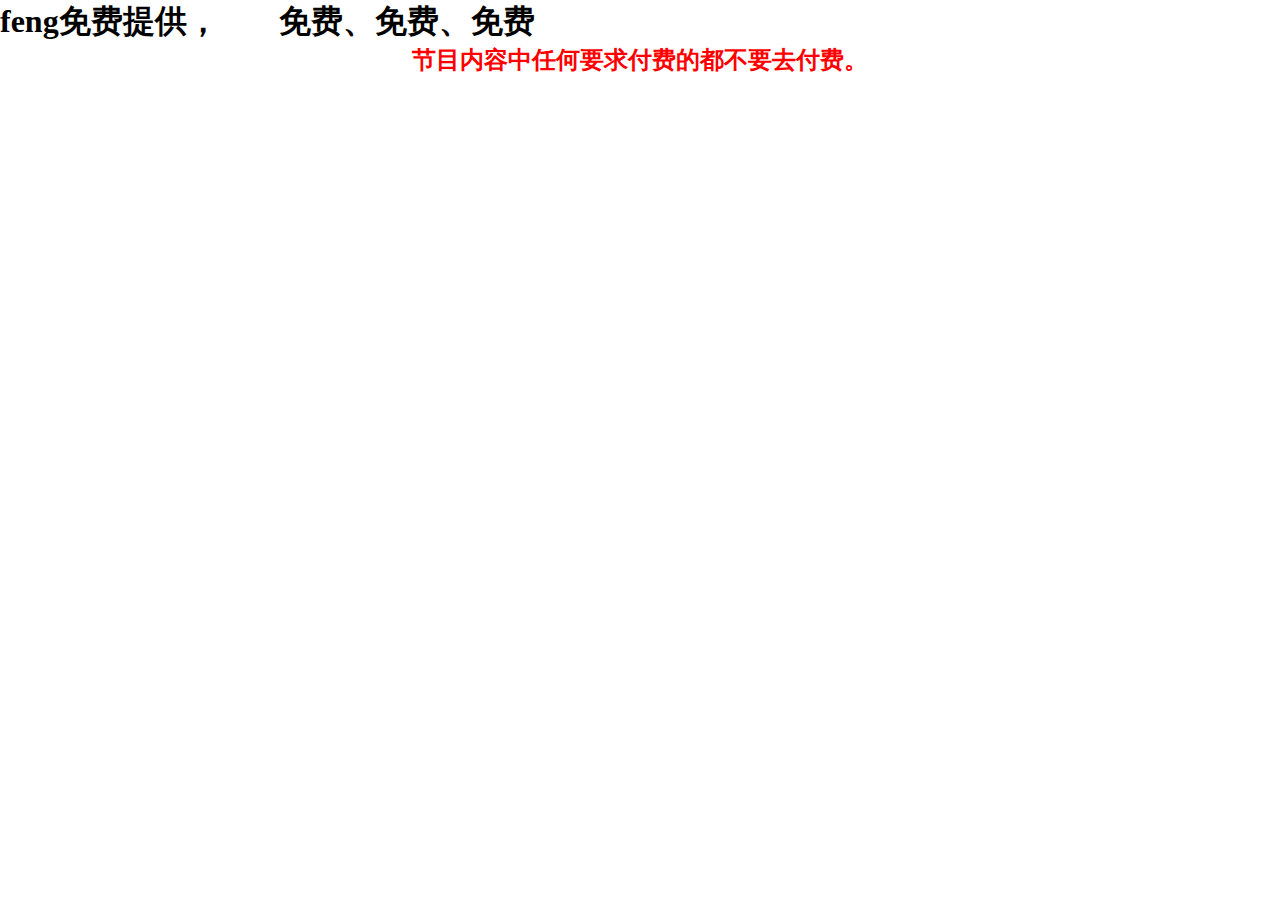
<file: index.htm>
<!DOCTYPE html>
<html lang="zh">

<head>
    <meta charset="UTF-8">
    <meta http-equiv="X-UA-Compatible" content="IE=edge,chrome=1">
    <meta name="renderer" content="webkit">
    <meta name="viewport" content="width=device-width,initial-scale=1.0,user-scalable=no">
      <title>免费服务中心-首页</title>
</head>
<style>
    * {
        box-sizing: border-box;
        margin: 0px;
        padding: 0px;
      }
    img {
  display: block;
  margin-left: auto;
  margin-right: auto;
  width: 40%;
}
    
    h2.red-text{
        color:red;
    }
    #childContainer {
  margin: auto;
  width: 50%;
  height: 50%;
  text-align: center;
  transform: translate(-50%、 -50%);
}
    .highlight{
        padding-left:60px;
    }
    </style>
<body>
</div>
 <h1>feng免费提供，<span class="highlight">免费、免费、免费</span></h1>

    <div id="childContainer">
 <h2 class="red-text">节目内容中任何要求付费的都不要去付费。</h2></div>

</div>
</body>
</file>
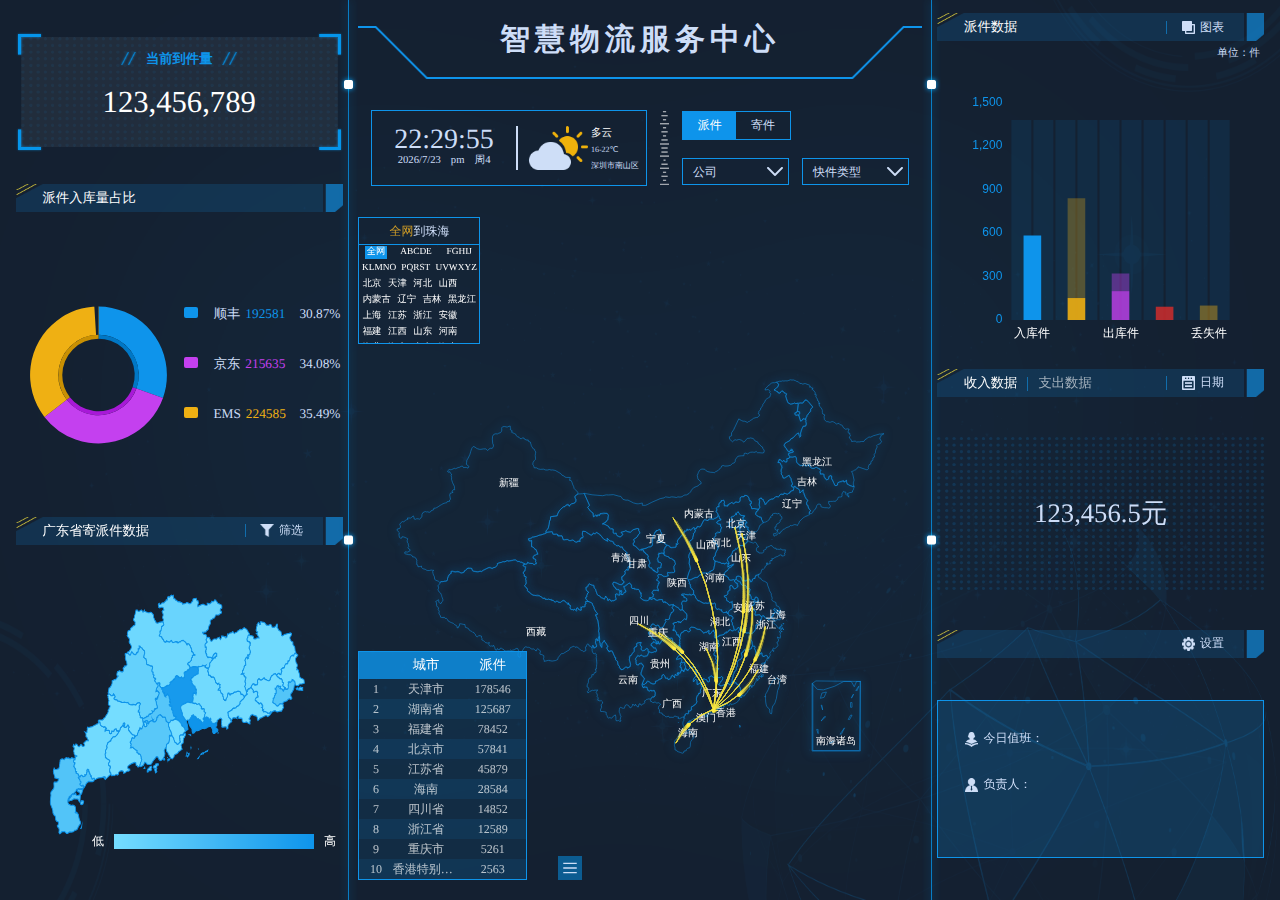
<file: index.html>
<!DOCTYPE html>
<html lang="en">

<head>
    <meta charset="UTF-8">
    <meta http-equiv="X-UA-Compatible" content="IE=edge,chrome=1">
    <meta name="renderer" content="webkit">
    <meta name="viewport" content="width=device-width,initial-scale=1.0,user-scalable=no">

    <script type="text/javascript" src="js/rem.js"></script>
    <link rel="stylesheet" href="css/style.css">
    <title>智慧物流服务中心-首页</title>
</head>

<body style="visibility: hidden;">
    <div class="container-flex" tabindex="0" hidefocus="true">
        <div class="box-left">
            <div class="left-top">
                <div class="current-num">
                    <div>当前到件量</div>
                    <p>123,456,789</p>
                </div>
            </div>
            <div class="left-center">
                <div class="title-box">
                    <h6>派件入库量占比</h6>
                </div>
                <div class="chart-box pie-chart">
                    <div id="pie"></div>
                    <div>
                        <div class="pie-data">

                        </div>
                    </div>
                </div>
            </div>
            <div class="left-bottom" class="select">
                <div class="title-box">
                    <h6>广东省寄派件数据</h6>
                    <img class="line-img" src="images/line-blue.png" alt="">
                    <button id="filBtn"><img src="images/select_icon.png" alt="">筛选</button>
                </div>
                <div class="chart-box">
                    <div class="filter-con" id="filCon" data-type="1">
                        <div class="select" tabindex="0" hidefocus="true">
                            <div class="select-div">
                                派件
                            </div>
                            <ul class="select-ul">
                                <li class="active" data-value="1">派件</li>
                                <li data-value="2">寄件</li>
                            </ul>
                        </div>
                        <div class="select" tabindex="0" hidefocus="true">
                            <div class="select-div">
                                公司
                            </div>
                            <ul class="select-ul company">
                                <li class="active" data-value="">公司</li>
                                <li data-value="1">顺丰</li>
                                <li data-value="2">京东</li>
                                <li data-value="2">EMS</li>
                            </ul>
                        </div>
                        <div class="select" tabindex="0" hidefocus="true">
                            <div class="select-div">
                                快件类型
                            </div>
                            <ul class="select-ul">
                                <li class="active" data-value="">快件类型</li>
                                <li data-value="0">文件</li>
                                <li data-value="1">物品</li>
                            </ul>
                        </div>
                    </div>
                    <div id="gdMap" class="gd-map"></div>
                </div>
            </div>
        </div>
        <div class="box-center">
            <div class="center-top">
                <h1>智慧物流服务中心</h1>
            </div>
            <div class="center-center">
                <div class="weather-box">
                    <div class="data">
                        <p class="time" id="time">00:00:00</p>
                        <p id="date"></p>
                    </div>
                    <div class="weather">
                        <img id="weatherImg" src="images/weather/weather_img01.png" alt="">
                        <div id="weather">
                            <p class="active">多云</p>
                            <p>16-22℃</p>
                            <p>深圳市南山区</p>
                        </div>
                    </div>
                </div>
                <img src="images/line_bg.png" alt="">
                <div class="select-box">
                    <ul id="barType">
                        <li class="active" data-value="1">派件</li>
                        <li data-value="2">寄件</li>
                    </ul>
                    <div data-type="2">
                        <div class="select" tabindex="0" hidefocus="true">
                            <div class="select-div">
                                公司
                            </div>
                            <ul class="select-ul company">
                                <li class="active" data-value="">公司</li>
                                <li data-value="1">顺丰</li>
                                <li data-value="2">京东</li>
                                <li data-value="2">EMS</li>
                            </ul>
                        </div>
                        <div class="select" tabindex="0" hidefocus="true">
                            <div class="select-div">
                                快件类型
                            </div>
                            <ul class="select-ul">
                                <li class="active" data-value="">快件类型</li>
                                <li data-value="0">文件</li>
                                <li data-value="1">物品</li>
                            </ul>
                        </div>
                    </div>
                </div>
            </div>
            <div class="center-bottom">
                <div class="chart-box">
                    <div id="chart4" style="width:100%;height:95%;"></div>
                </div>
                <div class="city-data">
                    <div class="city-box">
                        <p id="titleQ"><span>全网</span>到珠海</p>
                        <ul class="city-btn" data-city="1">
                            <li class="active">全网</li>
                            <li>ABCDE</li>
                            <li>FGHIJ</li>
                            <li>KLMNO</li>
                            <li>PQRST</li>
                            <li>UVWXYZ</li>
                        </ul>
                        <ul class="city-div" id="city">

                        </ul>
                    </div>
                    <ul class="ranking-box">
                        <li><span></span>
                            <p>城市</p>
                            <p>派件</p>
                        </li>
                        <!--                        <li><span>1</span><p>上海</p><p>1sss25(万件)</p></li>-->
                    </ul>
                    <div class="enlarge-box">
                        <button class="enlarge-btn" id="fangda"></button>
                        <ul class="modal-btn">
                            <li>
                                <div></div>1</li>
                            <li>
                                <div></div>2</li>
                            <li>
                                <div></div>3</li>
                            <li>
                                <div></div>4</li>
                            <li>
                                <div></div>5</li>
                            <li>
                                <div></div>6</li>
                        </ul>
                    </div>
                </div>
            </div>

        </div>
        <div class="box-right">
            <div class="right-top">
                <div class="title-box">
                    <h6 id="barTitle">派件数据</h6>
                    <img class="line-img" src="images/line-blue.png" alt="">
                    <button data-state=1 id="tabBtn"><img src="images/chart_icon.png" alt=""><span>图表</span></button>
                </div>
                <p class="unit">单位：件</p>
                <div class="chart-box">
                    <div id="chart3" style="width:100%;height:100%;"></div>
                </div>
                <div class="data-box" style="display:none;">
                    <table class="table1">
                        <tr>
                            <td>入库件</td>
                            <td colspan="3" class="table-data dph-data1">0</td>
                        </tr>
                        <tr class="bg-color">
                            <td rowspan="2">在库件</td>
                            <td rowspan="2" class="table-data dph-data2">0</td>
                            <td>正常件</td>
                            <td class="table-data dph-data3">0</td>
                        </tr>
                        <tr class="bg-color">
                            <td>滞留件</td>
                            <td class="table-data dph-data5">0</td>
                        </tr>
                        <tr>
                            <td rowspan="2">出库件</td>
                            <td rowspan="2" class="dph-data6">0</td>
                            <td>派送件</td>
                            <td class="table-data dph-data7">0</td>
                        </tr>
                        <tr>
                            <td>自提件</td>
                            <td class="table-data dph-data8">0</td>
                        </tr>
                        <tr class="bg-color">
                            <td>退签件</td>
                            <td colspan="3" class="table-data dph-data9">0</td>
                        </tr>
                        <tr>
                            <td>丢失件</td>
                            <td colspan="3" class="table-data dph-data4">0</td>
                        </tr>
                    </table>
                    <table class="table1" style="display:none;">
                        <tr>
                            <td>入库件</td>
                            <td colspan="3" class="table-data mail-data1">1</td>
                        </tr>
                        <tr class="bg-color">
                            <td rowspan="2">在库件</td>
                            <td rowspan="2" class="table-data mail-data2">1</td>
                            <td>正常件</td>
                            <td class="table-data mail-data7">1</td>
                        </tr>
                        <tr class="bg-color">
                            <td>滞留件</td>
                            <td class="table-data mail-data4">1</td>
                        </tr>

                        <tr>
                            <td>出库件</td>
                            <td colspan="3" class="mail-data6">1</td>
                        </tr>
                        <tr class="bg-color">
                            <td>丢失件</td>
                            <td colspan="3" class="mail-data3">1</td>
                        </tr>
                        <tr>
                            <td>撤销件</td>
                            <td colspan="3" class="table-data mail-data5">1</td>
                        </tr>
                    </table>
                </div>
            </div>
            <div class="right-center">
                <div class="title-box">
                    <p id="switchBtn"><span class="active" data-dataType="income">收入数据</span><img class="line-img" src="images/line-blue.png" alt=""><span data-dataType="expend">支出数据</span></p>
                    <img class="line-img" src="images/line-blue.png" alt="">
                    <button id="dateBtn"><img src="images/data_icon.png" alt="">日期</button>
                </div>
                <div class="data-box">
                    <p class="data-number" id="totalProfit">123,456.5元</p>
                    <div class="time-box" id="timeBox">
                        <div class="time-div">
                            <input class="time-input" type="text" value="" id="startTime">
                            <img src="images/selsct_time.png" alt="">
                        </div>
                        <div class="time-div end">
                            <input class="time-input" type="text" value="" id="endTime">
                            <img src="images/selsct_time.png" alt="">
                        </div>
                    </div>
                </div>
            </div>
            <div class="right-bottom">
                <div class="title-box">
                    <button id="setBtn"><img src="images/settings_icon.png" alt="">设置</button>
                </div>
                <div class="data-box">
                    <div class="settings-box">
                        <p><img src="images/teacher_icon.png" alt="">今日值班：<span id="name_a"></span><span id="date_a"></span></p>
                        <p><img src="images/people_iocn.png" alt="">负责人：<span id="lea_a"></span></p>
                    </div>
                </div>
            </div>
        </div>
    </div>
    <div class="container">
        <div class="pop-up">
            <span class="close-pop"></span>
            <h2 class="title">当前到件量</h2>
            <div class="pop-data-box">
                <p>123,456,789</p>
            </div>
        </div>

        <div class="pop-up">
            <span class="close-pop"></span>
            <h2 class="title">派件入库量占比</h2>
            <div class="chart-box pie-chart">
                <div id="pie1"></div>
                <div>
                    <div class="pie-data">
                    </div>
                </div>
            </div>
        </div>

        <div class="pop-up">
            <span class="close-pop"></span>
            <h2 class="title">广东省寄派件数据 </h2>
            <div class="filter-con pop-filter" style="display:flex" data-type="3">
                <div class="select" tabindex="0" hidefocus="true">
                    <div class="select-div">
                        派件
                    </div>
                    <ul class="select-ul">
                        <li class="active" data-value="1">派件</li>
                        <li data-value="2">寄件</li>
                    </ul>
                </div>
                <div class="select" tabindex="0" hidefocus="true">
                    <div class="select-div">
                        公司
                    </div>
                    <ul class="select-ul company">
                        <li class="active" data-value="">公司</li>
                        <li data-value="1">顺丰</li>
                        <li data-value="2">京东</li>
                        <li data-value="2">EMS</li>
                    </ul>
                </div>
                <div class="select" tabindex="0" hidefocus="true">
                    <div class="select-div">
                        快件类型
                    </div>
                    <ul class="select-ul">
                        <li class="active" data-value="">快件类型</li>
                        <li data-value="0">文件</li>
                        <li data-value="1">物品</li>
                    </ul>
                </div>
            </div>
            <div class="chart-box pop-chart">
                <div id="gdMaps" class="gd-map"></div>
            </div>
        </div>

        <div class="pop-up">
            <span class="close-pop"></span>
            <div class="filter-con pop-filters" style="display:flex" data-type="4">
                <div class="select-pop" tabindex="0" hidefocus="true">
                    <ul id="barTypes">
                        <li class="active" data-value="1">派件</li>
                        <li data-value="2">寄件</li>
                    </ul>
                </div>
                <div class="select" tabindex="0" hidefocus="true">
                    <div class="select-div">
                        公司
                    </div>
                    <ul class="select-ul company">
                        <li class="active" data-value="">公司</li>
                        <li data-value="1">顺丰</li>
                        <li data-value="2">京东</li>
                        <li data-value="2">EMS</li>
                    </ul>
                </div>
                <div class="select" tabindex="0" hidefocus="true">
                    <div class="select-div">
                        快件类型
                    </div>
                    <ul class="select-ul">
                        <li class="active" data-value="">快件类型</li>
                        <li data-value="0">文件</li>
                        <li data-value="1">物品</li>
                    </ul>
                </div>
            </div>
            <div class="cont-div">
                <div class="chart-box pop-charts">
                    <div id="chart4s" style="width:100%;height:95%;"></div>
                </div>
            </div>
            <div class="cont-div">
                <h2 class="title" id="barTitles">派件数据</h2>
                <button class="btn-class" data-state=1 id="tabBtns"><img src="images/chart_icon.png" alt=""><span>图表</span></button>
                <div class="chart-box pop-chart">
                    <div id="chart3s" style="width:100%;height:90%;"></div>
                </div>
                <div class="data-box" style="top:25%;width:8.6rem;display:none;">
                    <table class="table2">
                        <tr>
                            <td>入库件</td>
                            <td colspan="3" class="table-data dph-data1">0</td>
                        </tr>
                        <tr class="bg-color">
                            <td rowspan="2">在库件</td>
                            <td rowspan="2" class="table-data dph-data2">0</td>
                            <td>正常件</td>
                            <td class="table-data dph-data3">0</td>
                        </tr>
                        <tr class="bg-color">
                            <td>滞留件</td>
                            <td class="table-data dph-data5">0</td>
                        </tr>
                        <tr>
                            <td rowspan="2">出库件</td>
                            <td rowspan="2" class="dph-data6">0</td>
                            <td>派送件</td>
                            <td class="table-data dph-data7">0</td>
                        </tr>
                        <tr>
                            <td>自提件</td>
                            <td class="table-data dph-data8">0</td>
                        </tr>
                        <tr class="bg-color">
                            <td>退签件</td>
                            <td colspan="3" class="table-data dph-data9">0</td>
                        </tr>
                        <tr>
                            <td>丢失件</td>
                            <td colspan="3" class="table-data dph-data4">0</td>
                        </tr>
                    </table>
                    <table class="table2" style="display:none;">
                        <tr>
                            <td>入库件</td>
                            <td colspan="3" class="table-data mail-data1">0</td>
                        </tr>
                        <tr class="bg-color">
                            <td rowspan="2">在库件</td>
                            <td rowspan="2" class="table-data mail-data2">0</td>
                            <td>正常件</td>
                            <td class="table-data mail-data7">0</td>
                        </tr>
                        <tr class="bg-color">
                            <td>滞留件</td>
                            <td class="table-data mail-data4">0</td>
                        </tr>

                        <tr>
                            <td>出库件</td>
                            <td colspan="3" class="mail-data6">0</td>
                        </tr>
                        <tr class="bg-color">
                            <td>丢失件</td>
                            <td colspan="3" class="mail-data3">0</td>
                        </tr>
                        <tr>
                            <td>撤销件</td>
                            <td colspan="3" class="table-data mail-data5">0</td>
                        </tr>
                    </table>
                </div>
            </div>
            <div class="cont-div">
                <h2 class="title" id="titles"></h2>
                <button class="btn-class" id="dateBtns"><img src="images/data_icon.png" alt="">日期</button>
                <div class="data-box  pop-time">
                    <div class="time-box" id="timeBoxs">
                        <div class="time-div">
                            <input class="time-input" type="text" value="" id="startTimes">
                            <img src="images/selsct_time.png" alt="">
                        </div>
                        <div class="time-div end">
                            <input class="time-input" type="text" value="" id="endTimes">
                            <img src="images/selsct_time.png" alt="">
                        </div>
                    </div>
                </div>
                <div class="pop-data-box" id="totalProfits">
                    <p></p>
                </div>
            </div>
            <div class="pop-data">
                <div class="city-data">
                    <div class="city-box">
                        <p id="titleQs"><span>全网</span>到珠海</p>
                        <ul class="city-btn" data-city="2">
                            <li class="active">全网</li>
                            <li>ABCDE</li>
                            <li>FGHIJ</li>
                            <li>KLMNO</li>
                            <li>PQRST</li>
                            <li>UVWXYZ</li>
                        </ul>
                        <ul class="city-div" id="citys">

                        </ul>
                    </div>
                    <ul class="ranking-box">
                        <li><span></span>
                            <p>城市</p>
                            <p>派件</p>
                        </li>
                        <!--                        <li><span>1</span><p>上海</p><p>1sss25(万件)</p></li>-->
                    </ul>

                </div>
            </div>
        </div>
        <div class="pop-up">
            <span class="close-pop"></span>
            <h2 class="title">设置</h2>
            <div class="set-div">
                <div class="set-box">
                    <label class="four-f" for="">排班日期</label>
                    <div class="time-div">
                        <input class="time-input" type="text" value="" id="times">
                        <img src="images/selsct_time.png" alt="">
                    </div>
                </div>
                <div class="set-box">
                    <label for="">值班人</label>
                    <input type="text" value="">
                    <button class="plus" id="addT"></button>
                    <button class="mineus" id="mineusT" style="display:none;"></button>
                </div>
                <div class="set-box">
                    <label for="">负责人</label>
                    <input type="text" value="">
                    <button class="plus" id="addL"></button>
                    <button class="mineus" id="mineusL" style="display:none;"></button>
                    <button class="add-btn" id="addSet"><img src="images/plus.png" alt="">添加</button>
                </div>
                <table class="table3">
                    <thead>
                        <tr>
                            <th>值班人</th>
                            <th>排班日期</th>
                            <th>负责人</th>
                            <th>操作</th>
                        </tr>
                    </thead>
                    <tbody id="tList">
<!--
                        <tr>
                            <td colspan="4">
                                <p style="width:9.6rem;">暂无数据</p>
                            </td>
                        </tr>
-->
                   <tr>
                       <td>1</td>
                       <td>1</td>
                       <td>1</td>
                       <td>1</td>
                   </tr>
                   <tr>
                       <td>1</td>
                       <td>1</td>
                       <td>1</td>
                       <td>1</td>
                   </tr>
                   <tr>
                       <td>1</td>
                       <td>1</td>
                       <td>1</td>
                       <td>1</td>
                   </tr>
                   <tr>
                       <td>1</td>
                       <td>1</td>
                       <td>1</td>
                       <td>1</td>
                   </tr>
                   <tr>
                       <td>1</td>
                       <td>1</td>
                       <td>1</td>
                       <td>1</td>
                   </tr>
                   <tr>
                       <td>1</td>
                       <td>1</td>
                       <td>1</td>
                       <td>1</td>
                   </tr>
                   <tr>
                       <td>1</td>
                       <td>1</td>
                       <td>1</td>
                       <td>1</td>
                   </tr>
                    </tbody>
                </table>
                <div class="pages-div" class="mineus">
                    <button class="prev"></button>
                    <p id="page"><span>0</span>/<span>0</span></p>
                    <button class="next"></button>
                    <input type="number">
                    <button class="skip">跳转</button>
                </div>
            </div>
            <div class="tishi">日期已存在!</div>
            <div class="edit-div" style="display:none;">
                <h4>编辑</h4>
                <span class="close-edit"></span>
                <div class="set-box">
                    <label for="">值班人</label>
                    <input class="input-edit" id="editT" type="text" value="">
                </div>
                <div class="set-box">
                    <label for="">负责人</label>
                    <input class="input-edit" id="editL" type="text" value="">
                </div>
                <div class="set-box edit-box">
                    <button id="qxEdit">取消</button>
                    <button id="qdEdit">确定</button>
                </div>
            </div>
        </div>
    </div>
</body>
<script type="text/javascript" src="js/jquery-3.3.1.min.js"></script>
<script type="text/javascript" src="js/layer/layer.min.js"></script>
<script type="text/javascript" src="js/layer/laydate/laydate.js"></script>
<script type="text/javascript" src="js/echarts.min.js"></script>
<script type="text/javascript" src="js/china.js"></script>
<script type="text/javascript" src="js/data/guangdong.js"></script>
<script type="text/javascript" src="js/base.js"></script>
<script type="text/javascript">
    $('document').ready(function () {
        $("body").css('visibility', 'visible');
        var localData = [$('#teacher').val(), $('#start').val() + '/' + $('#end').val(), $('#leader').val()]
        localStorage.setItem("data", localData);
        $('#conBtn').on('click', function () {
            localData = [$('#teacher').val(), $('#start').val() + '/' + $('#end').val(), $('#leader').val()]
            if (typeof (Storage) !== "undefined") {
                localStorage.setItem("data", localData);
                var arr = localStorage.getItem("data").split(',');
                $('#name_a').html(arr[0]);
                $('#date_a').html(arr[1]);
                $('#lea_a').html(arr[2]);
            }
        })
        $('#fangda').on('click', function () {
            if ($(this).siblings('ul').is(":hidden")) {
                $(this).addClass('active').siblings('ul').show();
            } else {
                $(this).removeClass('active').siblings('ul').hide();
            }
        })

        $('.modal-btn>li').on('click', function () {
            var index = $(this).index();
            if (index <= 2) {
                $('.container').attr('style', 'visibility: visible').find('.pop-up').eq(index).attr('style', 'visibility: visible').siblings().attr('style', 'visibility: hidden');
            } else if (index > 2 && index < 5) {
                $('.container').attr('style', 'visibility: visible').find('.pop-up').eq(3).attr('style', 'visibility: visible').siblings().attr('style', 'visibility: hidden');
                if (index != 3) {
                    $('.pop-data .ranking-box').hide();
                } else {
                    $('.pop-data .ranking-box').show();
                }
                $('.cont-div').eq(index - 3).attr('style', 'visibility: visible').siblings('.cont-div').attr('style', 'visibility: hidden');
            } else if (index == 5) {
                $('.container').attr('style', 'visibility: visible').find('.pop-up').eq(3).attr('style', 'visibility: visible').siblings().attr('style', 'visibility: hidden');
                $('.pop-data .ranking-box').hide();
                if ($('#switchBtn').find('.active').data('datatype') == "income") {
                    $('#titles').html('收入数据');
                    $('#totalProfits').html('123,456.5元');
                    $('.cont-div').eq(2).attr('style', 'visibility: visible').siblings('.cont-div').attr('style', 'visibility: hidden');
                } else if ($('#switchBtn').find('.active').data('datatype') == 'expend') {
                    $('#titles').html('支出数据');
                    $('#totalProfits').html('32,111.4元');
                    $('.cont-div').eq(2).attr('style', 'visibility: visible').siblings('div').attr('style', 'visibility: hidden');
                }
            }
        })
    })
</script>



</html>
</file>
<file: css/style.css>
/** 初始化 **/

html,
body {
    width: 100%;
    height: 100%;
}

body,
div,
dl,
dt,
dd,
ul,
ol,
li,
h1,
h2,
h3,
h4,
h5,
h6,
input,
button,
textarea,
p,
blockquote,
th,
td,
form,
pre {
    margin: 0;
    padding: 0;
    -webkit-tap-highlight-color: rgba(0, 0, 0, 0);
    color: #333;
}

body {
    -webkit-font-feature-settings: 'kern' 1;
    -moz-font-feature-settings: 'kern' 1;
    -o-font-feature-settings: 'kern' 1;
    text-rendering: geometricPrecision;
    font-family: "Microsoft YaHei";
}

a:active,
a:hover {
    outline: 0
}

img {
    display: inline-block;
    border: none;
    vertical-align: middle;
}

li {
    list-style: none;
}

table {
    border-collapse: collapse;
    border-spacing: 0;
}

h1,
h2,
h3 {
    font-size: 14px;
    font-weight: 400;
}

h4,
h5,
h6 {
    font-size: 100%;
    font-weight: 400;
}

button,
input,
select,
textarea {
    font-size: 100%;
}

input,
button,
textarea,
select,
optgroup,
option {
    font-family: inherit;
    font-size: inherit;
    font-style: inherit;
    font-weight: inherit;
    outline: 0;
}

pre {
    white-space: pre-wrap;
    white-space: -moz-pre-wrap;
    white-space: -pre-wrap;
    white-space: -o-pre-wrap;
    word-wrap: break-word;
}


/** 滚动条 **/

::-webkit-scrollbar {
    width: 5px;
    height: 10px;
}

::-webkit-scrollbar-button:vertical {
    display: none;
}

::-webkit-scrollbar-track,
::-webkit-scrollbar-corner {
    background-color: rgba(14, 148, 234, 0.2);
}

::-webkit-scrollbar-thumb {
    border-radius: 0;
    background-color: rgba(0, 0, 0, .3);
}

::-webkit-scrollbar-thumb:vertical:hover {
    background-color: rgba(0, 0, 0, .35);
}

::-webkit-scrollbar-thumb:vertical:active {
    background-color: rgba(0, 0, 0, .38);
}


/*下拉框*/

.select {
    width: 1.6rem;
    height: 0.4rem;
    position: relative;
    font-size: 0.18rem;
    color: #cdddf7;
    outline: none;
}

.select-div {
    box-sizing: border-box;
    width: 1.6rem;
    height: 0.4rem;
    line-height: 0.4rem;
    border: 1px solid #0E94EA;
    background: url(../images/arrow.png) 95% center no-repeat;
    padding-left: 10px;
    cursor: default;
    position: absolute;
    top: 0;
    left: 0;
    color: #cdddf7;
}

.select-ul {
    position: absolute;
    width: 1.6rem;
    top: 0.5rem;
    left: 0;
    z-index: 10;
    display: none;
}

.select-ul.company {
    height: 1.2rem;
    overflow-y: auto;
}

.select-ul>li {
    height: 0.4rem;
    line-height: 0.4rem;
    padding-left: 10px;
    box-sizing: border-box;
    background-color: rgba(14, 148, 234, 0.2);
    cursor: default;
    color: #cdddf7;
}

.select-ul>li.active,
.select-ul>li:hover {
    color: white;
    background: #0e94eb;
}

.select-ul>li {
    width: 1.6rem;
}

.data-box {
    width: 4.9rem;
    position: absolute;
    margin: auto;
    top: 0.42rem;
    bottom: 0;
    left: 0;
    right: 0;
}

.chart-box {
    position: absolute;
    top: 0.42rem;
    bottom: 0;
    width: 90%;
    margin: auto;
    left: 0;
    right: 0;
    height: auto;
}

.container-flex {
    width: 100%;
    height: 100%;
    background: url(../images/index_bg.png) left top no-repeat;
    background-size: 100% 100%;
    display: flex;
    flex-flow: row nowrap;
    justify-content: center;
    outline: none;
}

.box-left {
    width: 28%;
    height: 100%;
    background: url(../images/line_img.png) top right repeat-y;
}

.left-top {
    width: 100%;
    height: 20.4%;
    position: relative;
}

.left-top>.current-num {
    width: 4.9rem;
    height: 1.8rem;
    position: absolute;
    margin: auto;
    top: 0;
    left: 0;
    bottom: 0;
    right: 0;
    background: url(../images/border_bg01.png) top left no-repeat;
    background-size: 100% 100%;
}

.current-num>div {
    width: 100%;
    height: 0.8rem;
    line-height: 0.8rem;
    text-align: center;
    background: url(../images/title_bg01.png) center center no-repeat;
    font-size: 0.2rem;
    color: #0e94ea;
    background-size: 1.8rem 0.25rem;
    font-weight: 900;
}

.current-num>p {
    font-size: 0.46rem;
    text-align: center;
    color: white;
}

.left-center {
    width: 100%;
    height: 37%;
    position: relative;
}

.pie-chart>div {
    float: left;
    width: 50%;
    height: 100%;
    position: relative;
}

.pie-data {
    height: 2.25rem;
    position: absolute;
    margin: auto;
    top: 0;
    left: 0;
    width: 100%;
    bottom: 0;
    display: flex;
    align-items: center;
    flex-flow: row wrap;
    overflow-y: auto;
    padding-right: 5px;
}

.pie-data p {
    width: 100%;
    height: 0.45rem;
    line-height: 0.45rem;
    font-size: 0.2rem;
    color: #cdddf7;
    display: flex;
    flex-flow: row nowrap;
    justify-content: space-around;
    cursor: default;
}

.pie-data p>span {
    width: 0;
    flex-grow: 1;
    margin: 0 5px;
    text-align: left;
    overflow: hidden;
    text-overflow: ellipsis;
    white-space: nowrap;
}

.pie-data p>.pie-number {
    flex-grow: 2;
}

.legend {
    display: inline-block;
    width: 0.2rem;
    height: 0.16rem;
    line-height: 0.2rem;
    border-radius: 2px;
    background: white;
}

.left-bottom {
    width: 100%;
    height: 42.6%;
    position: relative;
}

.filter-con {
    width: 100%;
    height: 0.4rem;
    position: absolute;
    float: left;
    top: 10px;
    left: 0;
    display: none;
    flex-flow: row nowrap;
    justify-content: space-between;
    /*    visibility: hidden;*/
    z-index: 999;
}

.pop-filter {
    width: 5.2rem;
    top: 1.1rem;
    left: 0.5rem;
}

.pop-filters {
    width: 5.2rem;
    top: 1.1rem;
    left: 0.5rem;
}

.gd-map {
    width: 100%;
    height: 90%;
}

.box-center {
    width: 44%;
    height: 100%;
    /*    background: green;*/
}

.center-top {
    width: 100%;
    height: 8.8%;
    position: relative;
    top: 0;
    left: 0;
    background: url(../images/title_border.png) bottom center no-repeat;
    display: flex;
    justify-content: center;
    align-items: center;
}

.center-top>h1 {
    color: #cdddf7;
    font-size: 0.45rem;
    font-weight: 900;
    letter-spacing: 5px;
}

.center-center {
    width: 100%;
    height: 15.3%;
    display: flex;
    flex-flow: row nowrap;
    justify-content: center;
    align-items: center;
}

.weather-box {
    width: 4.1rem;
    height: 1.1rem;
    border: 1px solid #0E94EA;
    display: flex;
    flex-flow: row nowrap;
    justify-content: space-around;
    align-items: center;
}

.weather-box>.data {
    width: 2.19rem;
    height: 0.65rem;
    border-right: 2px solid #cdddf7;
}

.data>p {
    font-size: 0.16rem;
    margin: 0 5px;
    color: #cdddf7;
    text-align: center;
    margin: 0;
}

.data>p>span {
    margin: 0 5px;
}

.data>p.time {
    font-size: 0.42rem;
    height: 0.42rem;
    line-height: 0.42rem;
}

.weather-box>.weather {
    width: 1.8rem;
    height: 0.65rem;
    display: flex;
    flex-flow: row nowrap;
    justify-content: space-around;
    align-items: center;
    margin-left: 10px;
}

.weather>img {
    height: 100%;
}

.weather>div {
    width: 0.8rem;
    height: 100%;
}

.weather>div>p {
    font-size: 0.12rem;
    color: #cdddf7;
    overflow: hidden;
    text-overflow: ellipsis;
    white-space: nowrap;
    height: 0.24rem;
    line-height: 0.24rem;
}

.weather>div>p.active {
    color: white;
    font-size: 0.16rem;
}

.select-box {
    width: 3.4rem;
    height: 1.1rem;
    box-sizing: border-box;
    position: relative;
}

.select-pop {
    width: 1.6rem;
}

.select-box>ul,
.select-pop>ul {
    width: 1.6rem;
    height: 0.4rem;
    font-size: 0.18rem;
    overflow: hidden;
    border: 1px solid #0E94EA;
    position: absolute;
    top: 0;
    left: 0;
}

.select-box>ul>li,
.select-pop>ul>li {
    width: 0.8rem;
    height: 0.4rem;
    line-height: 0.4rem;
    text-align: center;
    float: left;
    color: #cdddf7;
    cursor: pointer;
}

.select-box>ul>li.active,
.select-pop>ul>li.active {
    background: #0e94eb;
    color: white;
}

.select-box>div {
    width: 100%;
    height: 0.4rem;
    position: absolute;
    bottom: 0;
    left: 0;
    display: flex;
    flex-flow: row nowrap;
    justify-content: space-between;
}

.center-center>img {
    width: 0.13rem;
    height: 1.1rem;
    margin: 0 0.2rem;
}

.center-bottom {
    width: 100%;
    height: 75.9%;
    position: relative;
}

.center-bottom>.city-data {
    width: 8.05rem;
    height: 100%;
    margin: auto;
    position: absolute;
}

.city-box {
    width: 1.8rem;
    /*    height: 1.9rem;*/
    border: 1px solid #0e94ea;
    position: absolute;
    top: 0;
    left: 0;
}

.city-box>p {
    height: 0.4rem;
    line-height: 0.4rem;
    text-align: center;
    border-bottom: 1px solid #0e94ea;
    font-size: 0.18rem;
    color: #cdddf7;
    box-sizing: border-box;
}

.city-box>p>span {
    color: #d09d26;
}

.city-btn {
    width: 100%;
    /*    height: 0.5rem;*/
    display: flex;
    flex-flow: row wrap;
    align-items: center;
    justify-content: space-around;
    overflow: hidden;
}

.city-btn>li,
.city-div>li {
    font-size: 0.14rem;
    height: 0.2rem;
    line-height: 0.2rem;
    float: left;
    color: white;
    margin: 0.02rem 0;
    padding: 0 0.03rem;
    cursor: pointer;
}

.city-btn>li.active,
.city-btn>li:hover,
.city-div>li.active,
.city-div>li:hover {
    background: #0e94ea;
}

.city-div {
    width: 100%;
    height: 1rem;
    display: flex;
    flex-flow: row wrap;
    /*    align-items: center;*/
    justify-content: flex-start;
    overflow-y: auto;
}

.city-div>li {
    padding: 0 0.05rem;
    text-align: center;
}

.ranking-box {
    width: 2.5rem;
    border: 1px solid #0e94ea;
    position: absolute;
    left: 0;
    bottom: 20px;
    background-color: rgba(14, 148, 235, 0.102);
}

.ranking-box>li {
    width: 100%;
    height: 0.3rem;
    line-height: 0.3rem;
    display: flex;
    flex-flow: row nowrap;
    justify-content: space-around;
    font-size: 0.18rem;
    color: rgba(255, 255, 255, .7);
}

.ranking-box>li>span {
    width: 0;
    flex-grow: 1;
    text-align: center;
}

.ranking-box>li>p {
    width: 0;
    flex-grow: 2;
    color: rgba(255, 255, 255, .7);
    text-align: center;
    overflow: hidden;
    text-overflow: ellipsis;
    white-space: nowrap;
}

.ranking-box>li:nth-child(2n+1) {
    background: rgba(14, 148, 235, 0.102);
}

.ranking-box>li:first-child {
    height: 0.4rem;
    line-height: 0.4rem;
    font-size: 0.2rem;
    background: rgba(14, 148, 235, 0.8);
}

.ranking-box>li:first-child>p {
    color: white;
}

.box-right {
    width: 28%;
    height: 100%;
    background: url(../images/line_img.png) top left repeat-y;
}

.right-top {
    width: 100%;
    height: 41%;
    box-sizing: border-box;
    padding-top: 0.2rem;
    position: relative;
}

.right-top>.data-box,
.right-top>.chart-box {
    top: 1rem;
}

.table1 {
    font-size: 0.16rem;
    border: 1px solid #0e94ea;
    border-top: none;
    border-right: none;
    margin: auto;
}

.table1 tr {
    border-top: 1px solid #0e94ea;
    background: rgba(14, 148, 234, 0.1);
}

.table1 tr.bg-color {
    background: rgba(14, 148, 234, 0.2);
}

.table1 tr td {
    border-right: 1px solid #0e94ea;
    height: 0.4rem;
    line-height: 0.4rem;
    color: #cdddf7;
    text-align: center;
}

.table1 tr td.data-table {
    color: #fff;
}

.table1 tr td:nth-child(2n+1) {
    width: 1rem;
}

.table1 tr td:nth-child(2n) {
    width: 1.4rem;
}

.table2 {
    font-size: 0.16rem;
    border: 1px solid #0e94ea;
    border-top: none;
    border-right: none;
    margin: auto;
}

.table2 tr {
    border-top: 1px solid #0e94ea;
    background: rgba(14, 148, 234, 0.1);
}

.table2 tr.bg-color {
    background: rgba(14, 148, 234, 0.2);
}

.table2 tr td {
    border-right: 1px solid #0e94ea;
    height: 0.6rem;
    line-height: 0.6rem;
    color: #cdddf7;
    text-align: center;
}

.table2tr td.data-table {
    color: #fff;
}

.table2 tr td:nth-child(2n+1) {
    width: 1.8rem;
}

.table2 tr td:nth-child(2n) {
    width: 2.5rem;
}

.right-center {
    width: 100%;
    height: 29%;
    position: relative;
}

.time-box {
    width: 3.9rem;
    height: 0.4rem;
    position: absolute;
    top: 5px;
    right: 0;
    overflow: hidden;
    z-index: 10;
    display: none;
}

.time-div {
    float: left;
    width: 1.8rem;
    height: 0.4rem;
    position: relative;
}

.time-div.end {
    float: right;
}

.time-div>img {
    width: 0.2rem;
    height: 0.2rem;
    margin: auto;
    position: absolute;
    top: 0;
    bottom: 0;
    right: 0.1rem;
}

.time-input {
    width: 1.8rem;
    height: 0.4rem;
    box-sizing: border-box;
    border: 1px solid #0E94EA;
    font-size: 0.16rem;
    background: rgba(14, 148, 234, 0.2);
    position: absolute;
    top: 0;
    left: 0;
    color: #cdddf7;
    padding-left: 10px;
}

.data-box>.data-number {
    width: 4.9rem;
    height: 2.3rem;
    position: absolute;
    margin: auto;
    top: 0;
    left: 0;
    right: 0;
    bottom: 0;
    background: url(../images/bg_img03.png) top left no-repeat;
    background-size: 100% 100%;
    color: #cdddf7;
    font-size: 0.4rem;
    line-height: 2.3rem;
    text-align: center;
}

.right-bottom {
    width: 100%;
    height: 30%;
    position: relative;
}

.data-box>.settings-box {
    box-sizing: border-box;
    width: 4.9rem;
    height: 2.38rem;
    position: absolute;
    margin: auto;
    top: 0;
    left: 0;
    right: 0;
    bottom: 0;
    background-color: rgba(14, 148, 234, 0.2);
    border: 1px solid #0E94EA;
    color: white;
    font-size: 0.18rem;
    overflow: hidden;
}

.settings-box>p {
    color: #cdddf7;
    margin-bottom: 0.46rem;
    padding-left: 0.4rem;
    height: 0.22rem;
    line-height: 0.22rem;
}

.settings-box>p:first-child {
    padding-top: 0.46rem;
}

.settings-box>div {
    display: flex;
    flex-flow: row nowrap;
    align-items: center;
    justify-content: center;
    padding-top: 0.2rem;
}

.settings-box>div>p {
    width: 2.9rem;
    font-size: 0.14rem;
    padding: 0;
    color: #cdddf7;
}

.settings-box>p>img {
    width: 0.2rem;
    height: 0.22rem;
    margin-right: 5px;
}

.settings-box>p>span,
.settings-box>div>p>span {
    color: white;
    margin: 0 0.15rem;
}

.settings-box>div>img {
    height: 0.2rem;
    margin: 0 0.05rem;
}

.config {
    text-decoration: underline;
    cursor: pointer;
}

.settings-box>form label {
    color: #cdddf7;
    margin-right: 10px;
}

.four-f {
    letter-spacing: 0.045rem;
}

.settings-box>form input {
    width: 1.2rem;
    height: 0.4rem;
    border: 1px solid #0E94EA;
    background: rgba(14, 148, 235, 0.2);
    color: white;
    padding-left: 0.1rem;
}

.settings-box>form>div {
    width: 94%;
    margin: auto;
}

.set-ter {
    height: 0.64rem;
    line-height: 0.64rem;
}

.set-time {
    height: 0.4rem;
    width: 3.56rem;
    padding-left: 1.2rem;
}

.set-time>.time-div,
.set-time>.time-div>input {
    width: 1.6rem;
}

.end-1 {
    margin-left: 0.1rem;
}

.set-peo {
    height: 0.70rem;
    line-height: 0.7rem;
}

.settings-box>.set-btn {
    height: 0.64rem;
    line-height: 0.64rem;
    text-align: center;
    padding-top: 0;
}

.set-btn>button {
    width: 0.9rem;
    height: 0.4rem;
    border: 1px solid #0E94EA;
    background: rgba(14, 148, 235, 0.2);
    color: white;
    margin: 0 5px;
    cursor: pointer;
}

.settings-box>.close-icon {
    display: block;
    width: 0.16rem;
    height: 0.16rem;
    position: absolute;
    top: 5px;
    right: 5px;
    background: url(../images/close_icon.png) top left no-repeat;
    background-size: 100% 100%;
    cursor: pointer;
}

.settings-box>.kf {
    padding-top: 0.8rem;
    line-height: 0.3rem;
}

.title-box {
    width: 4.9rem;
    height: 0.42rem;
    background: url(../images/box_title.png) top left no-repeat;
    background-size: 100% 100%;
    margin: auto;
    display: flex;
    flex-flow: row nowrap;
    align-items: center;
    position: relative;
}

.title-box>h6,
.title-box>p {
    font-size: 0.2rem;
    color: white;
    height: 0.42rem;
    line-height: 0.42rem;
    margin-left: 0.4rem;
}

.title-box>p>span {
    cursor: pointer;
    color: rgba(255, 255, 255, .6);
}

.title-box>p>span.active {
    color: rgba(255, 255, 255, 1);
}

.line-img {
    width: 1px;
    height: 0.2rem;
    margin: 0 10px;
}

.title-box>.line-img {
    position: absolute;
    right: 1.3rem;
}

.title-box>button {
    font-size: 0.18rem;
    border: none;
    background: transparent;
    color: #cdddf7;
    height: 0.42rem;
    position: absolute;
    right: 0.6rem;
    display: flex;
    flex-flow: row nowrap;
    align-items: center;
    cursor: pointer;
}

.title-box>button:hover {
    color: white;
}

.title-box>button>img {
    width: 0.2rem;
    height: 0.2rem;
    margin-right: 5px;
}

.unit {
    font-size: 0.16rem;
    height: 0.4rem;
    color: #cdddf7;
    text-align: right;
    padding-right: 0.3rem;
    line-height: 0.4rem;
}

.container {
    width: 100%;
    height: 100%;
    background: rgba(0, 0, 0, .7);
    position: absolute;
    top: 0;
    left: 0;
    display: flex;
    visibility: hidden;
    justify-content: center;
    align-items: center;
}

.pop-up {
    width: 70%;
    height: 80%;
    background: url(../images/popUP_bg.png) top left no-repeat;
    background-size: 100% 100%;
    position: absolute;
    padding: 0.2rem 0.5rem;
    visibility: hidden;
}

.pop-up .title {
    width: 100%;
    height: 0.9rem;
    line-height: 0.9rem;
    font-size: 0.3rem;
    color: white;
    padding-left: 0.2rem;
    background: url(../images/title_line.png) center left no-repeat;
}

.pop-up .pie-chart {
    width: 76%;
    height: 80%;
}

.pop-up .pie-data {
    width: 80%;
}

.pop-chart {
    width: 80%;
    top: 1.5rem;
    left: 2.3rem;
    bottom: 0.5rem;
}

.pop-charts {
    width: 60%;
    top: 0.45rem;
    left: 2.3rem;
    bottom: 0.5rem;
}

.pop-up .pie-data p {
    height: 0.6rem;
    line-height: 0.6rem;
    font-size: 0.28rem;
}

.pop-up .pie-data .legend {
    width: 0.38rem;
    height: 0.28rem;
    vertical-align: middle;
}

.close-pop {
    display: inline-block;
    position: absolute;
    top: 0.3rem;
    right: 0.5rem;
    width: 13px;
    height: 0.9rem;
    background: url(../images/close.png) center left no-repeat;
    background-size: 13px 13px;
    cursor: pointer;
    z-index: 99;
}

.pop-data {
    width: 2rem;
    position: absolute;
    top: 2.25rem;
    bottom: 0.5rem;
    left: 0.5rem;
}

.cont-div {
    width: 100%;
    height: 100%;
    position: absolute;
    top: 0;
    left: 0;
    padding: 0.2rem 0.5rem;
    visibility: hidden;
}

.pop-data-box {
    width: 60%;
    height: 50%;
    background: url(../images/bg_img04.png) top left no-repeat;
    background-size: 100% 100%;
    position: absolute;
    margin: 0 auto;
    bottom: 20%;
    left: 0;
    right: 0;
    display: flex;
    justify-content: center;
    align-items: center;
    color: #cdddf7;
    font-size: 0.88rem;
}

.pop-data-box p {
    color: #cdddf7;
}

.btn-class {
    height: 0.4rem;
    padding: 0 15px;
    border: 1px solid #0E94EA;
    font-size: 0.18rem;
    background: transparent;
    color: #cdddf7;
    position: absolute;
    top: 1.7rem;
    left: 0.5rem;
    display: flex;
    flex-flow: row nowrap;
    justify-content: center;
    align-items: center;
    cursor: pointer;
}

.btn-class>img {
    width: 0.18rem;
    height: 0.18rem;
}

.enlarge-btn {
    width: 0.36rem;
    height: 0.36rem;
    background: url(../images/menu_btn.png) top left no-repeat;
    background-size: 100% 100%;
    float: left;
    border: none;
    cursor: pointer;
}

.enlarge-btn:hover,
.enlarge-btn.active {
    background: url(../images/menu_on.png) top left no-repeat;
    background-size: 100% 100%;
}

.enlarge-box {
    height: 0.36rem;
    position: absolute;
    bottom: 20px;
    left: 3rem;
    overflow: hidden;
}

.modal-btn {
    float: left;
    display: none;
}

.modal-btn>li {
    float: left;
    width: 0.36rem;
    height: 0.36rem;
    line-height: 0.36rem;
    box-sizing: border-box;
    border: 1px solid #0E94EA;
    border-left: none;
    color: #cdddf7;
    font-size: 0.18rem;
    text-align: center;
    cursor: default;
    position: relative;
}

.modal-btn>li>div {
    position: absolute;
    top: 0;
    left: 0;
    width: 0.36rem;
    height: 0.36rem;
    background: url(../images/fangda.png) top left no-repeat;
    background-size: 100% 100%;
    display: none;
}

.modal-btn>li:hover>div {
    display: block;
}

.pop-time .time-box {
    top: 1.28rem;
    left: -3rem;
}


.set-div {
    width: 9.8rem;
    height: 88%;
    margin: 0 auto;
    overflow: hidden;
    overflow-y: auto;
    font-size: 0.18rem;
}

.four-f {
    letter-spacing: 0.045rem;
}

.set-box {
    height: 0.63rem;
    display: flex;
    flex-flow: row nowrap;
    align-items: center;
}

.set-box>label {
    color: #cdddf7;
    margin-right: 10px;
    float: left;
}

.set-box>input,
.pages-div>input {
    width: 0.8rem;
    height: 0.4rem;
    border: 1px solid #0E94EA;
    background: rgba(14, 148, 235, 0.2);
    color: white;
    padding-left: 0.1rem;
}

.set-box>.input-edit {
    width: 4.3rem;
}

.pages-div>input {
    background: transparent;
    margin: 0 0.2rem;
}

.set-box>input:nth-child(2n+1) {
    margin: 0 0.07rem;
}

.set-box>button,
.pages-div>button {
    width: 0.36rem;
    height: 0.36rem;
    line-height: 0.38rem;
    text-align: center;
    background-color: transparent;
    border: 1px solid #0E94EA;
    color: white;
    padding-left: 0.1rem;
    cursor: pointer;
}

.plus {
    margin: 0 0.07rem;
    background: url(../images/plus.png) center center no-repeat;
    background-size: 0.18rem;
}

.mineus {
    background: url(../images/jian.png) center center no-repeat;
    background-size: 0.18rem;
    margin-left: 0.1rem;
}

.set-box>.add-btn {
    width: 1rem;
    margin-left: 0.4rem;
    height: 0.4rem;
    display: flex;
    flex-flow: row nowrap;
    align-items: center;
    justify-content: center;
}

.add-btn>img {
    width: 0.18rem;
}

.table3 {
    font-size: 0.16rem;
    border: 1px solid #0e94ea;
    border-top: none;
    margin: 10px auto;
}

.table3 tr {
    border-top: 1px solid #0e94ea;
    background: rgba(14, 148, 234, 0.1);
}

.table3 thead tr {
    background: rgba(14, 148, 234, 0.4);
}

.table3 tr.bg-color {
    background: rgba(14, 148, 234, 0.2);
}

.table3 tr td:nth-child(2n+1),
.table3 tr td:nth-child(2n+1)>p {
    width: 3rem;
}

.table3 tr td:nth-child(2n),
.table3 tr td:nth-child(2n)>p {
    width: 1.8rem;
}

.table3 tr td,
.table3 tr th {
    border-right: 1px solid #0e94ea;
    height: 0.4rem;
    line-height: 0.4rem;
    color: #cdddf7;
    text-align: center;
}

.table3 tr td p {
    overflow: hidden;
    text-overflow: ellipsis;
    white-space: nowrap;
    color: #cdddf7;
}

.table3 thead tr th {
    border-right: none;
}

.pages-div {
    height: 0.63rem;
    display: flex;
    flex-flow: row nowrap;
    justify-content: center;
    align-items: center;
}

.prev {
    background: url(../images/prev.png) center center no-repeat;
    background-size: 0.12rem;
}

.next {
    background: url(../images/next.png) center center no-repeat;
    background-size: 0.12rem;
}

.pages-div p {
    color: white;
    margin: 0 0.1rem;
}

.pages-div>.skip {
    width: 0.7rem;
    height: 0.4rem;
    line-height: 0.4rem;
}

@media screen and (max-height: 670px) {
    .right-top {
        height: 47%;
    }
    .right-center {
        height: 23%;
    }
    .data-box>.data-number {
        height: 1.65rem;
        line-height: 1.65rem;
    }
    .data-box>.settings-box {
        height: 2rem;
    }
}

.edit-div {
    width: 6.5rem;
    height: 2.9rem;
    font-size: 0.18rem;
    position: absolute;
    margin: auto;
    top: 0;
    left: 0;
    right: 0;
    bottom: 0;
    padding: 0 0.4rem;
    border: 1px solid #0e94eb;
    background-color: rgb(20, 32, 48);
    box-shadow: 0 0 10px #cdddf7;
    box-sizing: border-box;
}

.edit-div h4 {
    font-size: 0.2rem;
    color: white;
    height: 0.65rem;
    line-height: 0.65rem;
}

.edit-box {
    justify-content: flex-end;
}

.edit-box>button {
    width: 0.92rem;
    height: 0.4rem;
    line-height: 0.4rem;
    margin: 0 0.17rem;
}

.table3 tr td p.edit {
    color: #0e94eb;
    cursor: pointer;
}

.table3 tr td p.edit:hover,
.table3 tr td p.edit.active {
    color: #d09d26;
}

.tishi {
    position: absolute;
    margin: auto;
    top: 0.4rem;
    left: 0;
    right: 0;
    width: 4.8rem;
    text-align: center;
    height: 0.4rem;
    line-height: 0.4rem;
    border: 1px solid #d09d26;
    background: rgba(239, 176, 19, 0.2);
    font-size: 0.16rem;
    color: white;
    display: none;
}

@media screen and (max-height: 610px) {
    .right-top {
        height: 49%
    }
    .right-center {
        height: 21%;
    }
    .data-box>.data-number {
        height: 1.4rem;
        line-height: 1.4rem;
    }
    .data-box>.settings-box {
        height: 1.6rem;
    }
    .pop-data .ranking-box {
        height: 1.9rem;
        overflow-y: auto;
    }
}
</file>
